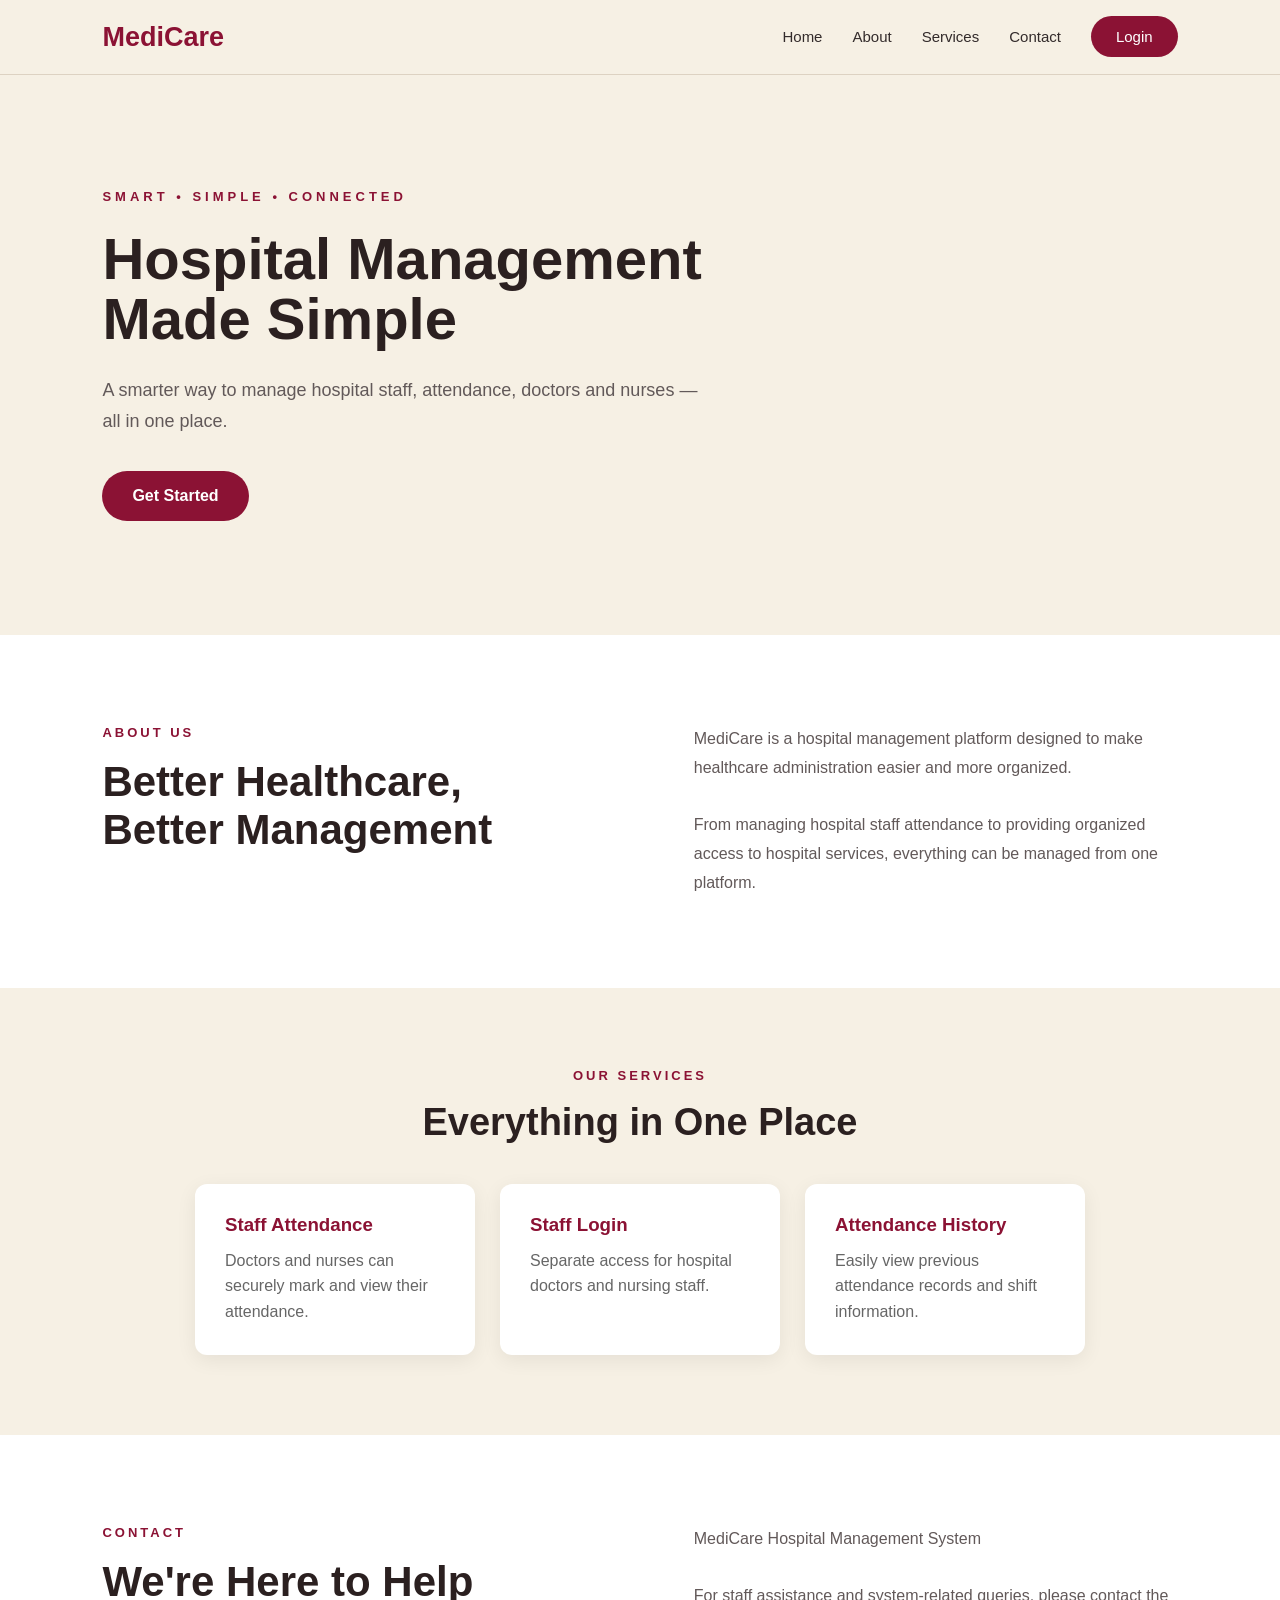
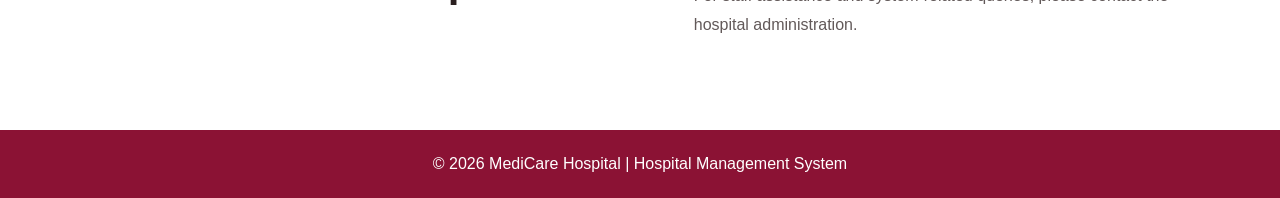
<file: index.html>
<!DOCTYPE html>
<html lang="en">

<head>
    <meta charset="UTF-8">
    <meta name="viewport" content="width=device-width, initial-scale=1.0">

    <title>MediCare Hospital</title>

    <style>
        * {
            margin: 0;
            padding: 0;
            box-sizing: border-box;
            font-family: Arial, sans-serif;
        }

        body {
            background: #f6f0e4;
            color: #2b2020;
        }

        nav {
            height: 75px;
            display: flex;
            justify-content: space-between;
            align-items: center;
            padding: 0 8%;
            background: #f6f0e4;
            border-bottom: 1px solid #ddd2c2;
        }

        nav h2 {
            color: #8b1234;
            font-size: 27px;
        }

        nav ul {
            display: flex;
            list-style: none;
            align-items: center;
            gap: 30px;
        }

        nav ul li a {
            text-decoration: none;
            color: #332b2b;
            font-size: 15px;
        }

        nav ul li a:hover {
            color: #8b1234;
        }

        .login-btn {
            background: #8b1234;
            color: white !important;
            padding: 12px 25px;
            border-radius: 25px;
        }

        .hero {
            min-height: 560px;
            padding: 110px 8%;
            display: flex;
            align-items: center;
        }

        .hero-content {
            max-width: 650px;
        }

        .tagline {
            color: #8b1234;
            letter-spacing: 4px;
            font-size: 13px;
            font-weight: bold;
            margin-bottom: 25px;
        }

        .hero h1 {
            font-size: 58px;
            line-height: 1.05;
            margin-bottom: 25px;
        }

        .hero p {
            font-size: 18px;
            line-height: 1.7;
            color: #625959;
            margin-bottom: 35px;
            max-width: 600px;
        }

        .get-started {
            display: inline-block;
            text-decoration: none;
            background: #8b1234;
            color: white;
            padding: 16px 30px;
            border-radius: 30px;
            font-weight: bold;
        }

        .get-started:hover {
            background: #6f0e2a;
        }

        .about {
            background: white;
            padding: 90px 8%;
            display: flex;
            justify-content: space-between;
            gap: 80px;
        }

        .about-left {
            width: 45%;
        }

        .about-right {
            width: 45%;
            color: #625959;
            line-height: 1.8;
            font-size: 16px;
        }

        .small-title {
            color: #8b1234;
            letter-spacing: 3px;
            font-size: 13px;
            font-weight: bold;
            margin-bottom: 18px;
        }

        .about h2 {
            font-size: 42px;
            line-height: 1.15;
        }

        .services {
            padding: 80px 8%;
            text-align: center;
            background: #f6f0e4;
        }

        .services h2 {
            font-size: 38px;
            margin-bottom: 40px;
        }

        .cards {
            display: flex;
            justify-content: center;
            gap: 25px;
            flex-wrap: wrap;
        }

        .card {
            background: white;
            width: 280px;
            padding: 30px;
            border-radius: 12px;
            text-align: left;
            box-shadow: 0 5px 20px rgba(0,0,0,0.07);
        }

        .card h3 {
            color: #8b1234;
            margin-bottom: 12px;
        }

        .card p {
            color: #666;
            line-height: 1.6;
        }

        footer {
            background: #8b1234;
            color: white;
            text-align: center;
            padding: 25px;
        }

        @media (max-width: 700px) {

            nav {
                padding: 0 5%;
            }

            nav ul {
                gap: 10px;
            }

            nav ul li:nth-child(2),
            nav ul li:nth-child(3) {
                display: none;
            }

            .hero {
                padding: 80px 7%;
            }

            .hero h1 {
                font-size: 42px;
            }

            .about {
                flex-direction: column;
                gap: 30px;
            }

            .about-left,
            .about-right {
                width: 100%;
            }
        }
    </style>
</head>

<body>

    <!-- NAVIGATION -->

    <nav>

        <h2>MediCare</h2>

        <ul>
            <li><a href="index.html">Home</a></li>
            <li><a href="#about">About</a></li>
            <li><a href="#services">Services</a></li>
            <li><a href="#contact">Contact</a></li>

            <li>
                <a href="login.html" class="login-btn">Login</a>
            </li>
        </ul>

    </nav>


    <!-- HERO SECTION -->

    <section class="hero">

        <div class="hero-content">

            <div class="tagline">
                SMART • SIMPLE • CONNECTED
            </div>

            <h1>
                Hospital Management
                Made Simple
            </h1>

            <p>
                A smarter way to manage hospital staff,
                attendance, doctors and nurses — all in
                one place.
            </p>

            <a href="login.html" class="get-started">
                Get Started
            </a>

        </div>

    </section>


    <!-- ABOUT SECTION -->

    <section class="about" id="about">

        <div class="about-left">

            <div class="small-title">
                ABOUT US
            </div>

            <h2>
                Better Healthcare,
                Better Management
            </h2>

        </div>

        <div class="about-right">

            <p>
                MediCare is a hospital management platform
                designed to make healthcare administration
                easier and more organized.
            </p>

            <br>

            <p>
                From managing hospital staff attendance
                to providing organized access to hospital
                services, everything can be managed from
                one platform.
            </p>

        </div>

    </section>


    <!-- SERVICES -->

    <section class="services" id="services">

        <div class="small-title">
            OUR SERVICES
        </div>

        <h2>Everything in One Place</h2>

        <div class="cards">

            <div class="card">
                <h3>Staff Attendance</h3>
                <p>
                    Doctors and nurses can securely
                    mark and view their attendance.
                </p>
            </div>

            <div class="card">
                <h3>Staff Login</h3>
                <p>
                    Separate access for hospital
                    doctors and nursing staff.
                </p>
            </div>

            <div class="card">
                <h3>Attendance History</h3>
                <p>
                    Easily view previous attendance
                    records and shift information.
                </p>
            </div>

        </div>

    </section>


    <!-- CONTACT -->

    <section class="about" id="contact">

        <div class="about-left">

            <div class="small-title">
                CONTACT
            </div>

            <h2>
                We're Here to Help
            </h2>

        </div>

        <div class="about-right">

            <p>
                MediCare Hospital Management System
            </p>

            <br>

            <p>
                For staff assistance and system-related
                queries, please contact the hospital
                administration.
            </p>

        </div>

    </section>


    <footer>
        © 2026 MediCare Hospital | Hospital Management System
    </footer>


</body>
</html>
</file>
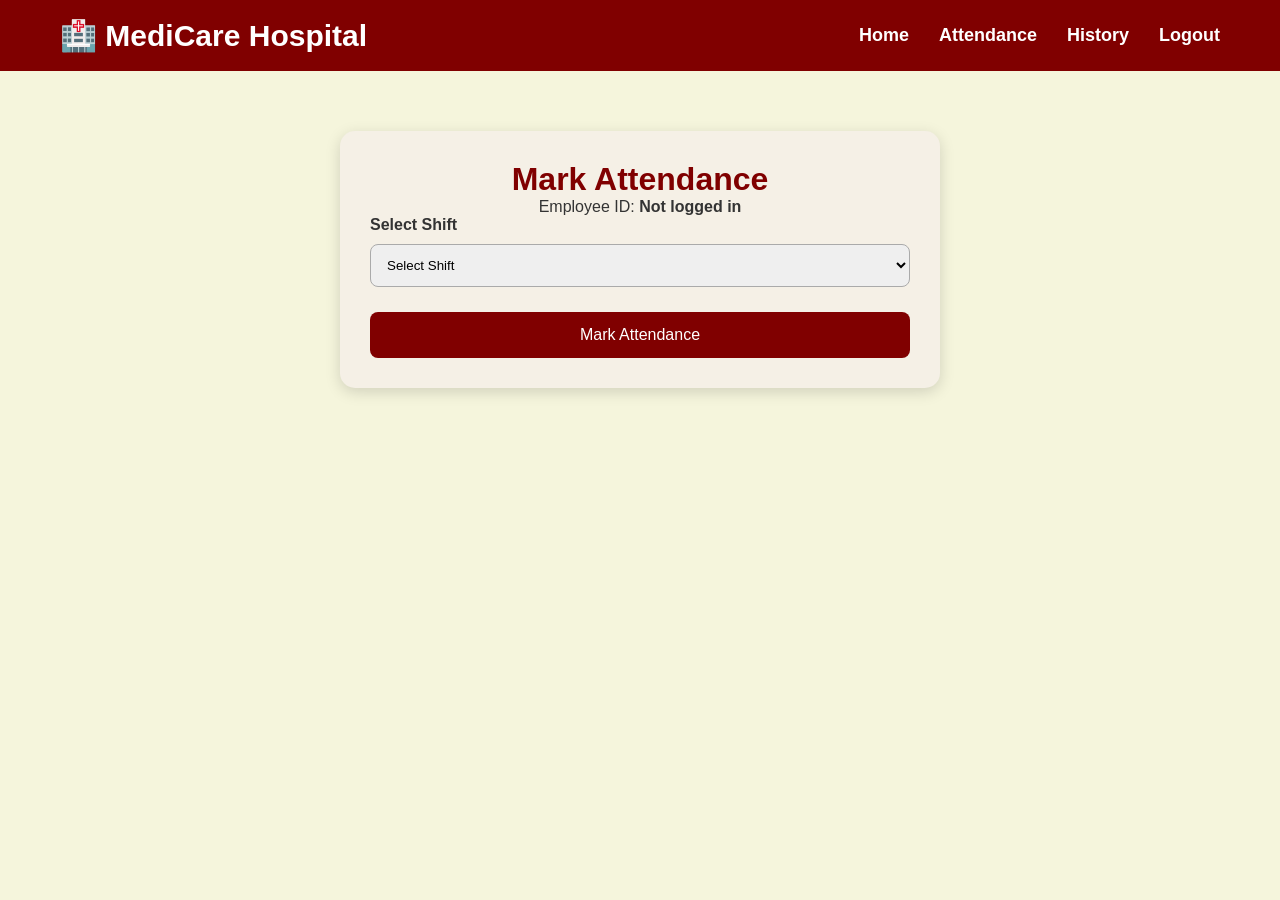
<file: attendance.html>
<!DOCTYPE html>
<html lang="en">

<head>
    <meta charset="UTF-8">
    <meta name="viewport" content="width=device-width, initial-scale=1.0">
    <title>Mark Attendance - MediCare Hospital</title>
    <link rel="stylesheet" href="style.css">
</head>

<body>

<nav>
    <h2>🏥 MediCare Hospital</h2>

    <ul>
        <li><a href="index.html">Home</a></li>
        <li><a href="attendance.html">Attendance</a></li>
        <li><a href="attendance_history.html">History</a></li>
        <li><a href="#" onclick="logout()">Logout</a></li>
    </ul>
</nav>

<div style="max-width:600px; margin:60px auto; padding:30px;
            background:#f5f0e6; border-radius:15px;
            box-shadow:0 4px 15px rgba(0,0,0,0.15);">

    <h1 style="color:#800000; text-align:center;">
        Mark Attendance
    </h1>

    <p style="text-align:center;">
        Employee ID:
        <strong id="employeeDisplay"></strong>
    </p>

    <form onsubmit="markAttendance(); return false;">

        <label><strong>Select Shift</strong></label>

        <select id="shift"
                style="width:100%; padding:12px; margin:10px 0 25px;
                       border-radius:8px; border:1px solid #aaa;"
                required>

            <option value="">Select Shift</option>
            <option value="Morning">Morning Shift</option>
            <option value="Evening">Evening Shift</option>
            <option value="Night">Night Shift</option>

        </select>

        <button type="submit"
                style="width:100%; padding:14px;
                       background:#800000; color:white;
                       border:none; border-radius:8px;
                       font-size:16px; cursor:pointer;">

            Mark Attendance

        </button>

    </form>

</div>

<script src="script.js"></script>

<script>
    document.getElementById("employeeDisplay").textContent =
        localStorage.getItem("employeeId") || "Not logged in";
</script>

</body>
</html>
</file>
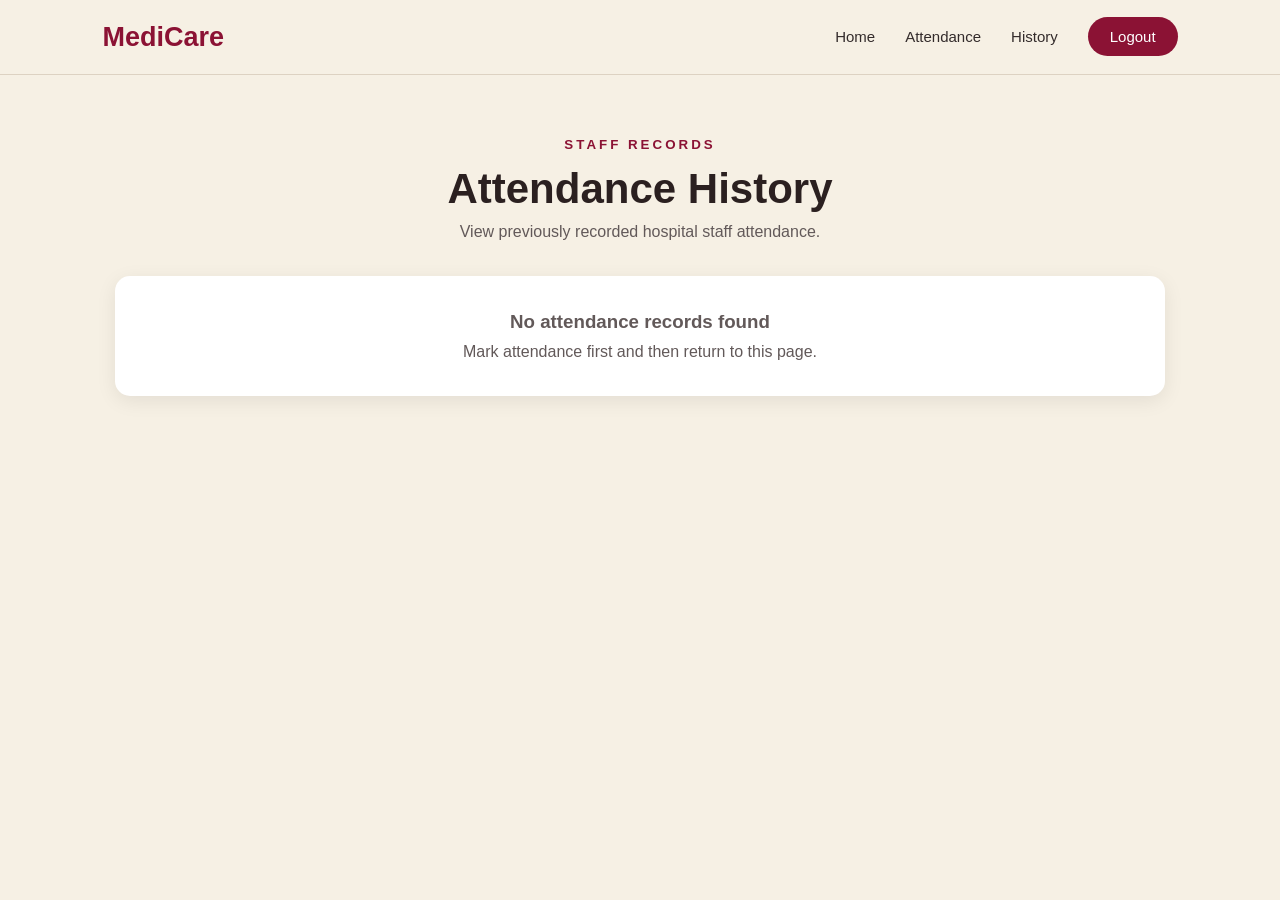
<file: attendance_history.html>
<!DOCTYPE html>
<html lang="en">

<head>
    <meta charset="UTF-8">
    <meta name="viewport" content="width=device-width, initial-scale=1.0">

    <title>Attendance History - MediCare Hospital</title>

    <style>
        * {
            box-sizing: border-box;
            margin: 0;
            padding: 0;
            font-family: Arial, sans-serif;
        }

        body {
            background: #f6f0e4;
            color: #2b2020;
        }

        /* NAVBAR */

        nav {
            height: 75px;
            display: flex;
            justify-content: space-between;
            align-items: center;
            padding: 0 8%;
            background: #f6f0e4;
            border-bottom: 1px solid #ddd2c2;
        }

        nav h2 {
            color: #8b1234;
            font-size: 27px;
        }

        nav ul {
            display: flex;
            list-style: none;
            align-items: center;
            gap: 30px;
        }

        nav a {
            text-decoration: none;
            color: #332b2b;
            font-size: 15px;
        }

        nav a:hover {
            color: #8b1234;
        }

        .logout {
            background: #8b1234;
            color: white !important;
            padding: 11px 22px;
            border-radius: 25px;
        }

        /* MAIN */

        .container {
            max-width: 1100px;
            margin: 60px auto;
            padding: 0 25px;
        }

        .heading {
            text-align: center;
            margin-bottom: 35px;
        }

        .heading small {
            color: #8b1234;
            letter-spacing: 3px;
            font-weight: bold;
        }

        .heading h1 {
            font-size: 42px;
            margin-top: 12px;
        }

        .heading p {
            margin-top: 10px;
            color: #625959;
        }

        /* TABLE */

        .table-box {
            background: white;
            border-radius: 15px;
            overflow: hidden;
            box-shadow: 0 5px 20px rgba(0, 0, 0, 0.08);
        }

        table {
            width: 100%;
            border-collapse: collapse;
        }

        th {
            background: #8b1234;
            color: white;
            padding: 16px;
            text-align: center;
        }

        td {
            padding: 15px;
            text-align: center;
            border-bottom: 1px solid #eee;
        }

        tr:last-child td {
            border-bottom: none;
        }

        tr:hover {
            background: #faf6ee;
        }

        .present {
            color: #267326;
            font-weight: bold;
        }

        .absent {
            color: #8b1234;
            font-weight: bold;
        }

        /* NO RECORDS */

        #noRecords {
            display: none;
            background: white;
            padding: 35px;
            text-align: center;
            border-radius: 15px;
            color: #625959;
            box-shadow: 0 5px 20px rgba(0, 0, 0, 0.08);
        }

        /* MOBILE */

        @media (max-width: 700px) {

            nav {
                padding: 0 5%;
            }

            nav ul {
                gap: 10px;
            }

            nav ul li:nth-child(2),
            nav ul li:nth-child(3) {
                display: none;
            }

            .container {
                margin-top: 35px;
            }

            .heading h1 {
                font-size: 32px;
            }

            .table-box {
                overflow-x: auto;
            }

            table {
                min-width: 700px;
            }
        }
    </style>

</head>

<body>

    <!-- NAVIGATION -->

    <nav>

        <h2>MediCare</h2>

        <ul>

            <li>
                <a href="index.html">Home</a>
            </li>

            <li>
                <a href="attendance.html">Attendance</a>
            </li>

            <li>
                <a href="attendance_history.html">History</a>
            </li>

            <li>
                <a href="#" class="logout" onclick="logoutUser()">Logout</a>
            </li>

        </ul>

    </nav>


    <!-- MAIN CONTENT -->

    <div class="container">

        <div class="heading">

            <small>STAFF RECORDS</small>

            <h1>Attendance History</h1>

            <p>
                View previously recorded hospital staff attendance.
            </p>

        </div>


        <!-- TABLE -->

        <div class="table-box" id="tableBox">

            <table>

                <thead>

                    <tr>

                        <th>Employee ID</th>
                        <th>Name</th>
                        <th>Date</th>
                        <th>Shift</th>
                        <th>Status</th>

                    </tr>

                </thead>

                <tbody id="attendanceTableBody">

                </tbody>

            </table>

        </div>


        <!-- EMPTY MESSAGE -->

        <div id="noRecords">

            <h3>No attendance records found</h3>

            <p style="margin-top:10px;">
                Mark attendance first and then return to this page.
            </p>

        </div>

    </div>


    <script>

        /*
         * LOAD ATTENDANCE RECORDS
         *
         * This checks the browser's localStorage for
         * attendance information saved by the attendance page.
         */

        function loadAttendanceHistory() {

            const tableBody =
                document.getElementById("attendanceTableBody");

            const tableBox =
                document.getElementById("tableBox");

            const noRecords =
                document.getElementById("noRecords");

            let records = [];


            /*
             * Check common localStorage names used by
             * the attendance system.
             */

            const possibleKeys = [
                "attendanceRecords",
                "attendance",
                "attendanceData",
                "records"
            ];


            possibleKeys.forEach(function(key) {

                const savedData = localStorage.getItem(key);

                if (!savedData) {
                    return;
                }

                try {

                    const data = JSON.parse(savedData);

                    if (Array.isArray(data)) {

                        records = records.concat(data);

                    } else if (data && typeof data === "object") {

                        records.push(data);

                    }

                } catch (error) {

                    console.log(
                        "Could not read localStorage key:",
                        key
                    );

                }

            });


            /*
             * Remove duplicate records.
             */

            records = records.filter(function(record, index, self) {

                return index === self.findIndex(function(r) {

                    return JSON.stringify(r) === JSON.stringify(record);

                });

            });


            /*
             * If there are no records.
             */

            if (records.length === 0) {

                tableBox.style.display = "none";
                noRecords.style.display = "block";

                return;

            }


            /*
             * Display every attendance record.
             */

            records.forEach(function(record) {

                const row =
                    document.createElement("tr");


                const employeeId =
                    record.employeeId ||
                    record.employee_id ||
                    record.id ||
                    "N/A";


                const name =
                    record.name ||
                    record.employeeName ||
                    record.doctorName ||
                    record.nurseName ||
                    "Staff";


                const date =
                    record.date ||
                    record.attendanceDate ||
                    record.attendance_date ||
                    new Date().toLocaleDateString("en-IN");


                const shift =
                    record.shift ||
                    "Not specified";


                const status =
                    record.status ||
                    "Present";


                row.innerHTML = `

                    <td>${employeeId}</td>

                    <td>${name}</td>

                    <td>${date}</td>

                    <td>${shift}</td>

                    <td class="${status.toLowerCase() === 'present'
                        ? 'present'
                        : 'absent'}">

                        ${status}

                    </td>

                `;


                tableBody.appendChild(row);

            });

        }


        /*
         * LOGOUT
         */

        function logoutUser() {

            localStorage.removeItem("employeeId");
            localStorage.removeItem("employeeName");
            localStorage.removeItem("userType");

            window.location.href = "login.html";

        }


        /*
         * LOAD HISTORY WHEN PAGE OPENS
         */

        loadAttendanceHistory();

    </script>

</body>

</html>
</file>
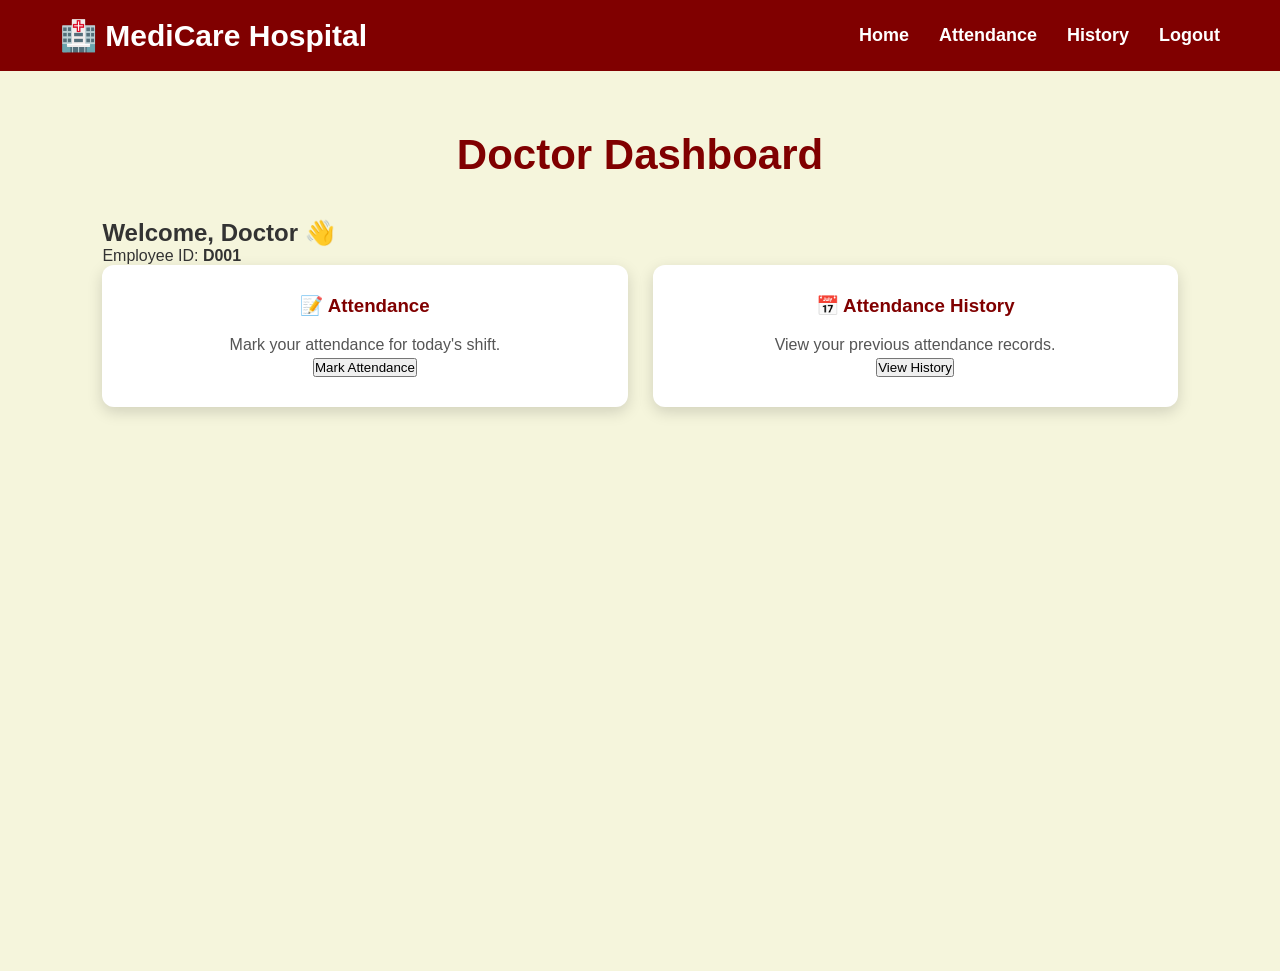
<file: doctor_dashboard.html>
<!DOCTYPE html>
<html lang="en">

<head>
    <meta charset="UTF-8">
    <meta name="viewport" content="width=device-width, initial-scale=1.0">

    <title>Doctor Dashboard</title>

    <link rel="stylesheet" href="style.css">
</head>

<body>

<nav>
    <h2>🏥 MediCare Hospital</h2>

    <ul>
        <li><a href="index.html">Home</a></li>
        <li><a href="attendance.html">Attendance</a></li>
        <li><a href="attendance_history.html">History</a></li>
        <li><a href="#" onclick="logout()">Logout</a></li>
    </ul>
</nav>

<div class="dashboard">

    <h1>Doctor Dashboard</h1>

    <h2>Welcome, <span id="doctorName">Doctor</span> 👋</h2>

    <p>
        Employee ID:
        <strong id="doctorId"></strong>
    </p>

    <div class="dashboard-cards">

        <div class="dashboard-card">
            <h3>📝 Attendance</h3>
            <p>Mark your attendance for today's shift.</p>
            <a href="attendance.html">
                <button>Mark Attendance</button>
            </a>
        </div>

        <div class="dashboard-card">
            <h3>📅 Attendance History</h3>
            <p>View your previous attendance records.</p>
            <a href="attendance_history.html">
                <button>View History</button>
            </a>
        </div>

    </div>

</div>

<script src="script.js"></script>

<script>
    document.getElementById("doctorName").textContent =
        localStorage.getItem("employeeName") || "Doctor";

    document.getElementById("doctorId").textContent =
        localStorage.getItem("employeeId") || "D001";
</script>

</body>
</html>
</file>
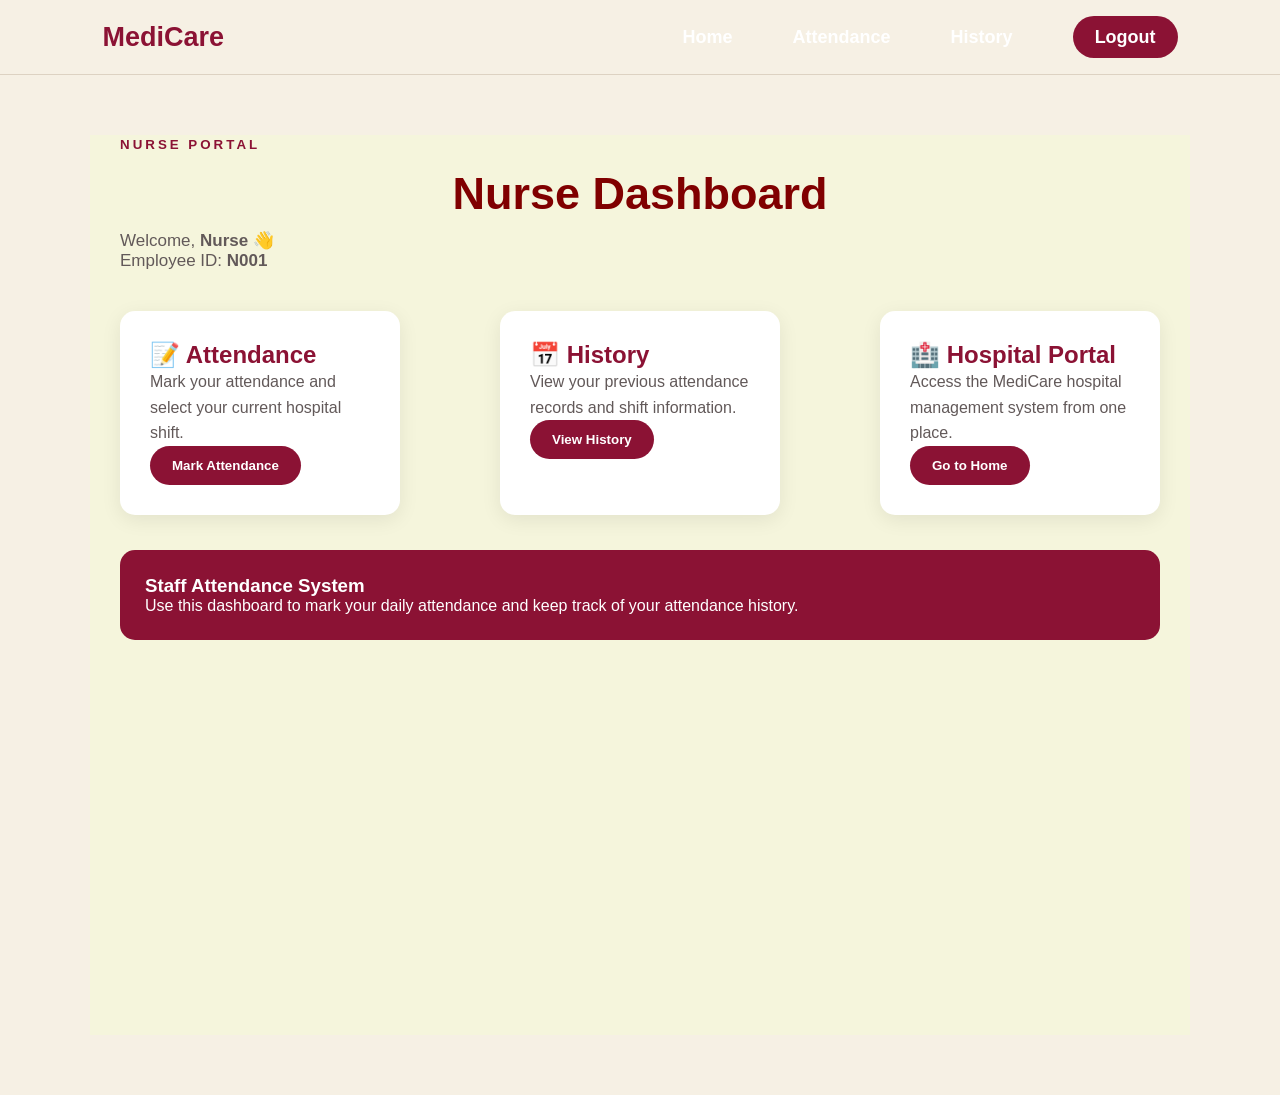
<file: nurse_dashboard.html>
<!DOCTYPE html>
<html lang="en">

<head>
    <meta charset="UTF-8">
    <meta name="viewport" content="width=device-width, initial-scale=1.0">

    <title>Nurse Dashboard - MediCare Hospital</title>

    <link rel="stylesheet" href="style.css">

    <style>
        body {
            margin: 0;
            background: #f6f0e4;
            color: #2b2020;
            font-family: Arial, sans-serif;
        }

        nav {
            height: 75px;
            display: flex;
            justify-content: space-between;
            align-items: center;
            padding: 0 8%;
            background: #f6f0e4;
            border-bottom: 1px solid #ddd2c2;
        }

        nav h2 {
            color: #8b1234;
            font-size: 27px;
        }

        nav ul {
            display: flex;
            list-style: none;
            align-items: center;
            gap: 30px;
            margin: 0;
        }

        nav a {
            text-decoration: none;
            color: #332b2b;
            font-size: 15px;
        }

        nav a:hover {
            color: #8b1234;
        }

        .logout {
            background: #8b1234;
            color: white !important;
            padding: 11px 22px;
            border-radius: 25px;
        }

        .dashboard {
            max-width: 1100px;
            margin: 60px auto;
            padding: 0 30px;
        }

        .welcome {
            margin-bottom: 40px;
        }

        .welcome small {
            color: #8b1234;
            letter-spacing: 3px;
            font-weight: bold;
        }

        .welcome h1 {
            font-size: 45px;
            margin: 15px 0 10px;
        }

        .welcome p {
            color: #625959;
            font-size: 17px;
        }

        .cards {
            display: flex;
            gap: 25px;
            flex-wrap: wrap;
        }

        .card {
            background: white;
            width: 280px;
            padding: 30px;
            border-radius: 15px;
            box-shadow: 0 5px 20px rgba(0,0,0,0.08);
        }

        .card h2 {
            color: #8b1234;
            margin-top: 0;
        }

        .card p {
            color: #625959;
            line-height: 1.6;
        }

        .card button {
            border: none;
            background: #8b1234;
            color: white;
            padding: 12px 22px;
            border-radius: 25px;
            cursor: pointer;
            font-weight: bold;
        }

        .card button:hover {
            background: #6f0e2a;
        }

        .info {
            margin-top: 35px;
            background: #8b1234;
            color: white;
            padding: 25px;
            border-radius: 15px;
        }

        .info h3 {
            margin-top: 0;
        }
    </style>
</head>

<body>

    <!-- NAVIGATION -->

    <nav>

        <h2>MediCare</h2>

        <ul>

            <li>
                <a href="index.html">Home</a>
            </li>

            <li>
                <a href="attendance.html">Attendance</a>
            </li>

            <li>
                <a href="attendance_history.html">History</a>
            </li>

            <li>
                <a href="#" class="logout" onclick="logout()">Logout</a>
            </li>

        </ul>

    </nav>


    <!-- DASHBOARD -->

    <div class="dashboard">

        <div class="welcome">

            <small>NURSE PORTAL</small>

            <h1>
                Nurse Dashboard
            </h1>

            <p>
                Welcome, <strong id="nurseName">Nurse</strong> 👋
            </p>

            <p>
                Employee ID:
                <strong id="nurseId">N001</strong>
            </p>

        </div>


        <!-- DASHBOARD CARDS -->

        <div class="cards">

            <div class="card">

                <h2>📝 Attendance</h2>

                <p>
                    Mark your attendance and select
                    your current hospital shift.
                </p>

                <a href="attendance.html">
                    <button>
                        Mark Attendance
                    </button>
                </a>

            </div>


            <div class="card">

                <h2>📅 History</h2>

                <p>
                    View your previous attendance
                    records and shift information.
                </p>

                <a href="attendance_history.html">
                    <button>
                        View History
                    </button>
                </a>

            </div>


            <div class="card">

                <h2>🏥 Hospital Portal</h2>

                <p>
                    Access the MediCare hospital
                    management system from one place.
                </p>

                <a href="index.html">
                    <button>
                        Go to Home
                    </button>
                </a>

            </div>

        </div>


        <!-- INFORMATION -->

        <div class="info">

            <h3>Staff Attendance System</h3>

            <p>
                Use this dashboard to mark your daily
                attendance and keep track of your
                attendance history.
            </p>

        </div>

    </div>


    <script src="script.js"></script>

    <script>

        document.getElementById("nurseName").textContent =
            localStorage.getItem("employeeName") || "Nurse";

        document.getElementById("nurseId").textContent =
            localStorage.getItem("employeeId") || "N001";

    </script>

</body>

</html>
</file>
<file: style.css>
/* RESET */

*{
    margin:0;
    padding:0;
    box-sizing:border-box;
    font-family:Arial, sans-serif;
}

/* BODY */

body{
    background:#F5F5DC;
    color:#333;
}

/* NAVIGATION BAR */

nav{
    background:#800000;
    color:white;
    display:flex;
    justify-content:space-between;
    align-items:center;
    padding:18px 60px;
}

nav h2{
    font-size:30px;
}

nav ul{
    display:flex;
    list-style:none;
}

nav ul li{
    margin-left:30px;
}

nav ul li a{
    color:white;
    text-decoration:none;
    font-size:18px;
    font-weight:bold;
    transition:0.3s;
}

nav ul li a:hover{
    color:#FFD700;
}

/* HERO SECTION */

.hero{
    height:90vh;
    display:flex;
    flex-direction:column;
    justify-content:center;
    align-items:center;
    text-align:center;
    background:linear-gradient(rgba(128,0,0,0.65),rgba(128,0,0,0.65)),
    url("https://images.unsplash.com/photo-1576091160550-2173dba999ef");
    background-size:cover;
    background-position:center;
    color:white;
}

.hero h1{
    font-size:55px;
    margin-bottom:20px;
}

.hero p{
    font-size:22px;
    margin-bottom:35px;
}

/* BUTTON */

.btn{
    background:#F5F5DC;
    color:#800000;
    text-decoration:none;
    padding:15px 35px;
    border-radius:8px;
    font-size:18px;
    font-weight:bold;
    transition:0.3s;
}

.btn:hover{
    background:#FFD700;
}

/* FEATURES */

.features{
    padding:80px 10%;
    background:#F5F5DC;
    text-align:center;
}

.features h2{
    font-size:38px;
    color:#800000;
    margin-bottom:50px;
}

.cards{
    display:flex;
    justify-content:space-between;
    gap:25px;
}

.card{
    background:white;
    padding:35px;
    border-radius:12px;
    box-shadow:0 5px 15px rgba(0,0,0,0.15);
    transition:0.3s;
}

.card:hover{
    transform:translateY(-10px);
}

.card h3{
    color:#800000;
    margin-bottom:15px;
}

.card p{
    line-height:1.6;
}

/* LOGIN PAGE */

.login-container{
    height:100vh;
    display:flex;
    justify-content:center;
    align-items:center;
    background:#F5F5DC;
}

.login-box{
    width:420px;
    background:white;
    padding:40px;
    border-radius:15px;
    box-shadow:0 5px 15px rgba(0,0,0,0.2);
}

.login-box h2{
    text-align:center;
    color:#800000;
    margin-bottom:30px;
}

.login-box label{
    display:block;
    margin-top:15px;
    font-weight:bold;
}

.login-box input,
.login-box select{
    width:100%;
    padding:12px;
    margin-top:8px;
    border:1px solid #ccc;
    border-radius:8px;
    font-size:16px;
}

.login-box button{
    width:100%;
    margin-top:25px;
    padding:14px;
    background:#800000;
    color:white;
    border:none;
    border-radius:8px;
    font-size:18px;
    cursor:pointer;
    transition:0.3s;
}

.login-box button:hover{
    background:#5c0000;
}

/* FOOTER */

footer{
    background:#800000;
    color:white;
    text-align:center;
    padding:20px;
}
/* DASHBOARD */

.dashboard{
    padding:60px 8%;
    background:#F5F5DC;
    min-height:100vh;
}

.dashboard h1{
    text-align:center;
    color:#800000;
    margin-bottom:40px;
    font-size:42px;
}

.dashboard-cards{
    display:grid;
    grid-template-columns:repeat(auto-fit,minmax(250px,1fr));
    gap:25px;
}

.dashboard-card{
    background:white;
    padding:30px;
    border-radius:12px;
    box-shadow:0 5px 15px rgba(0,0,0,0.15);
    transition:0.3s;
    text-align:center;
}

.dashboard-card:hover{
    transform:translateY(-8px);
}

.dashboard-card h3{
    color:#800000;
    margin-bottom:15px;
}

.dashboard-card p{
    color:#555;
    line-height:1.6;
}
/* ATTENDANCE PAGE */

.attendance-container{
    min-height:100vh;
    background:#F5F5DC;
    padding:50px;
}

.attendance-container h1{
    text-align:center;
    color:#800000;
    margin-bottom:30px;
}

.attendance-box{
    width:500px;
    margin:auto;
    background:white;
    padding:35px;
    border-radius:12px;
    box-shadow:0 5px 15px rgba(0,0,0,0.2);
}

.attendance-box label{
    display:block;
    margin-top:15px;
    font-weight:bold;
}

.attendance-box input,
.attendance-box select{
    width:100%;
    padding:12px;
    margin-top:8px;
    border:1px solid #ccc;
    border-radius:8px;
}

.attendance-box button{
    width:100%;
    margin-top:25px;
    padding:14px;
    background:#800000;
    color:white;
    border:none;
    border-radius:8px;
    cursor:pointer;
    font-size:18px;
}

.attendance-box button:hover{
    background:#5e0000;
}
/* Attendance History */

.history-container{
    min-height:100vh;
    background:#F5F5DC;
    padding:50px;
}

.history-container h1{
    text-align:center;
    color:#800000;
    margin-bottom:30px;
}

table{
    width:90%;
    margin:auto;
    border-collapse:collapse;
    background:white;
    box-shadow:0 5px 15px rgba(0,0,0,0.2);
}

table th{
    background:#800000;
    color:white;
    padding:15px;
}

table td{
    text-align:center;
    padding:15px;
    border:1px solid #ddd;
}

table tr:nth-child(even){
    background:#f8f8f8;
}

table tr:hover{
    background:#F5F5DC;
}
</file>
